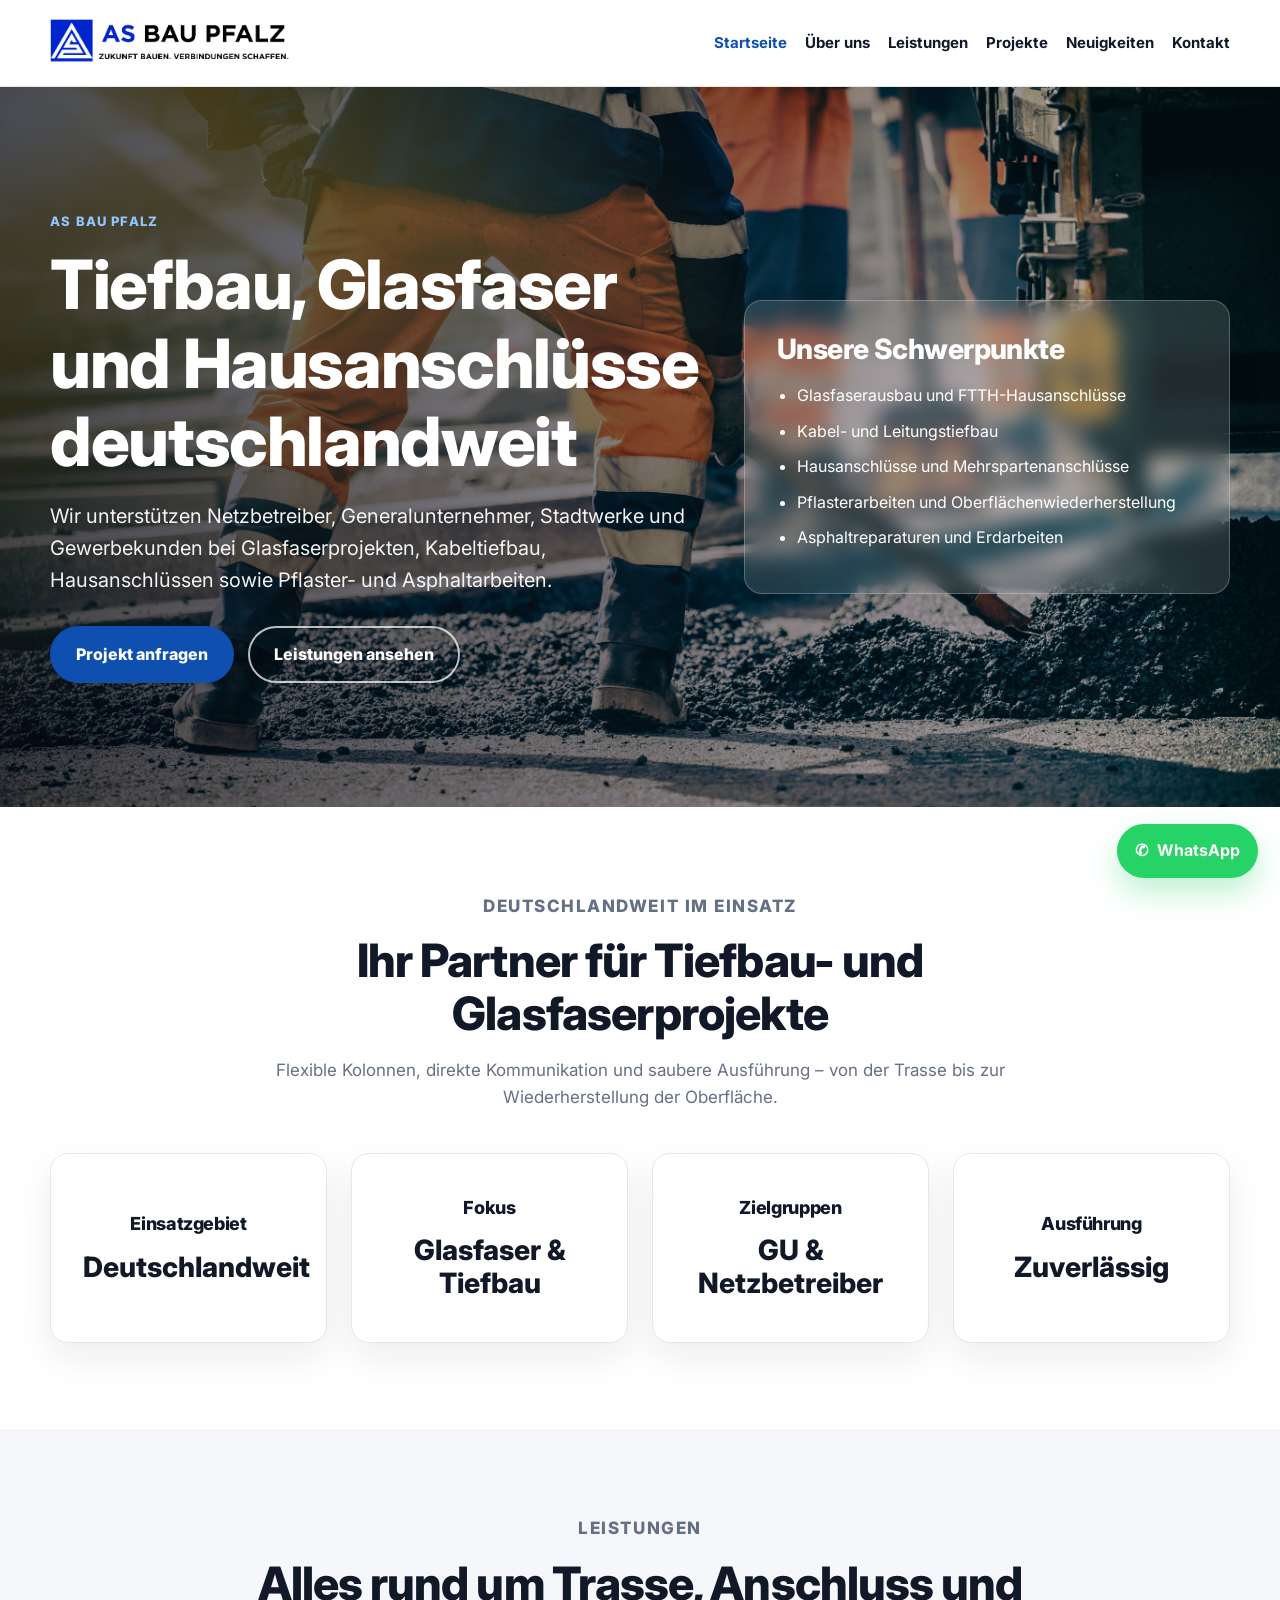
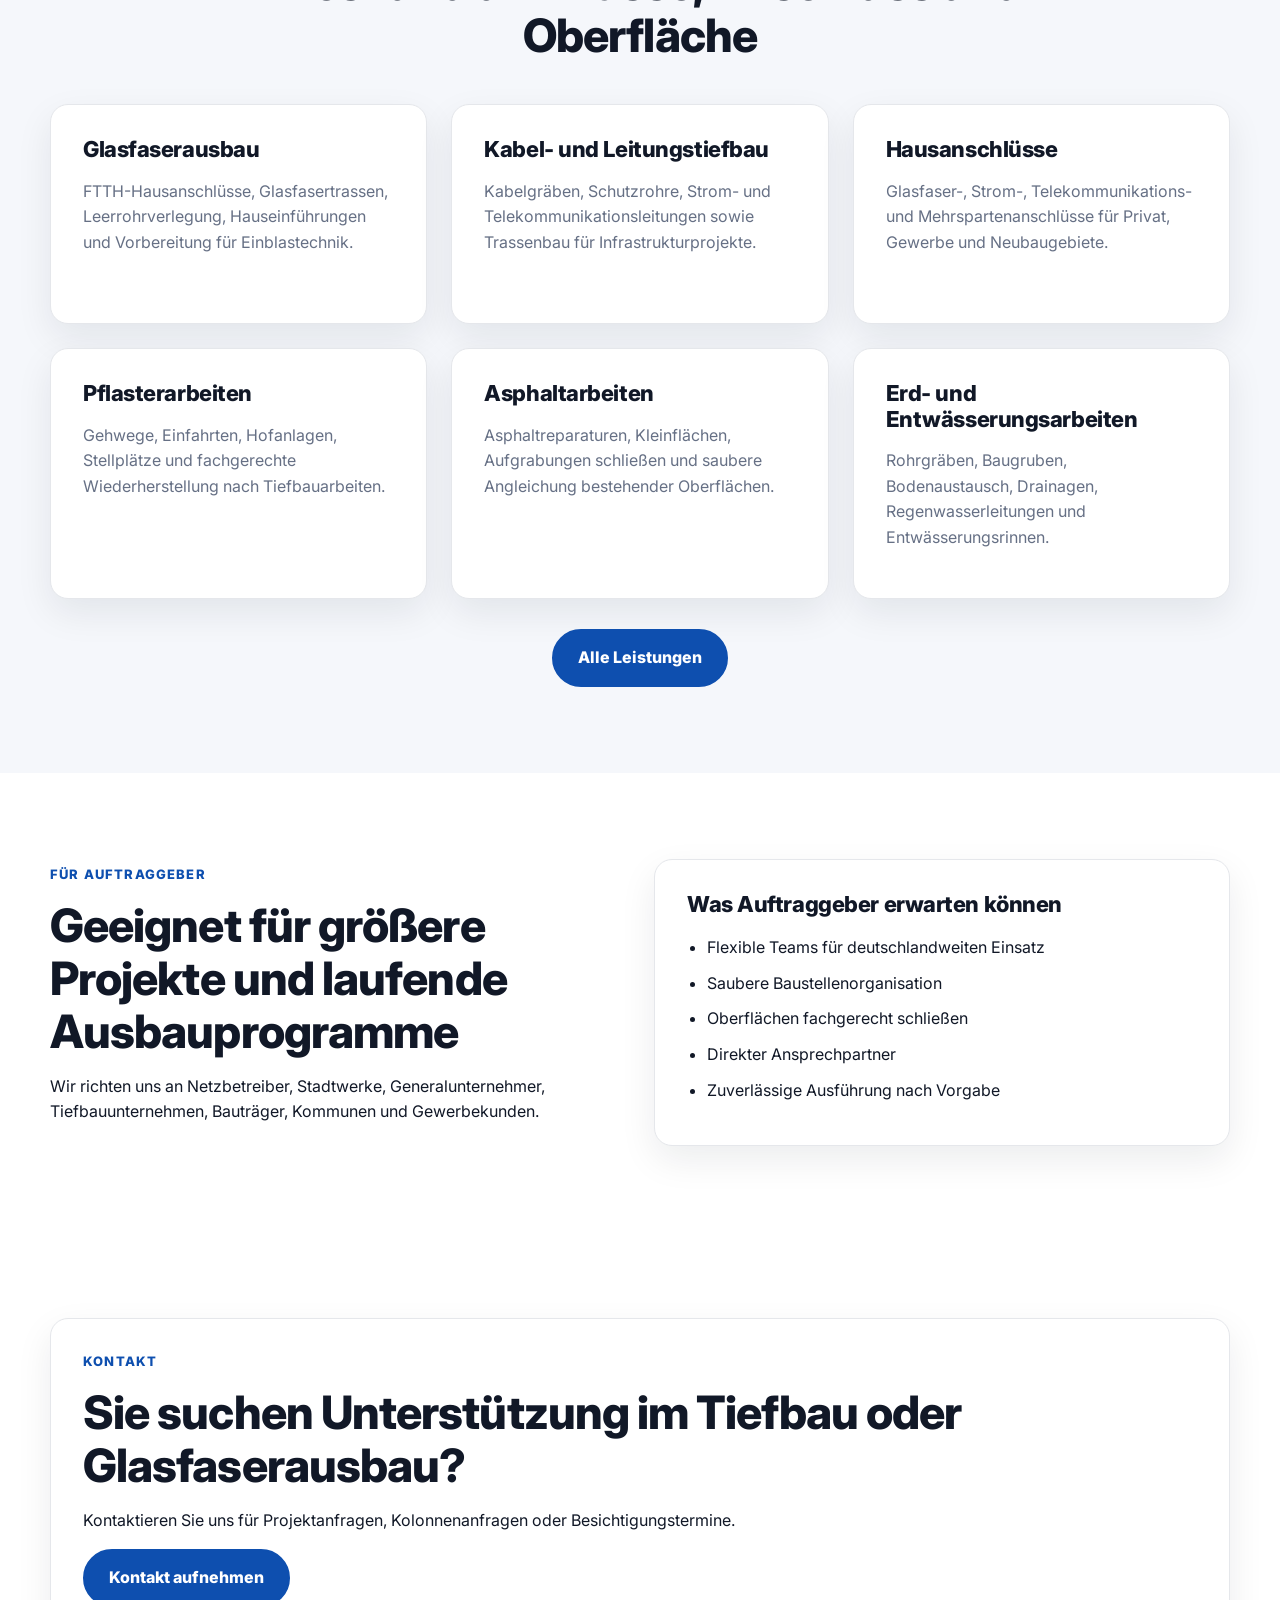
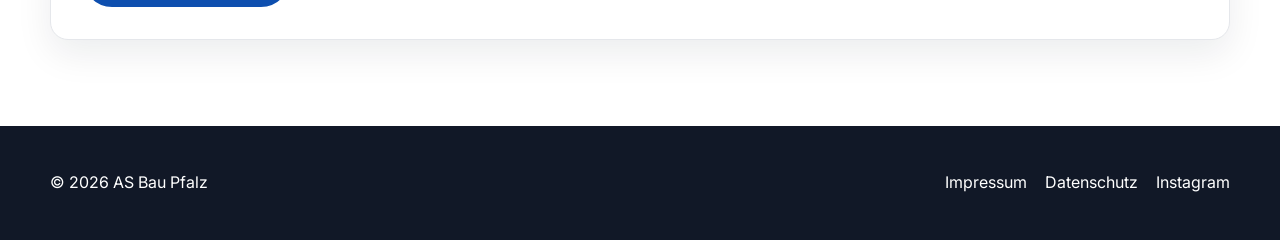
<file: index.html>
<!DOCTYPE html>
<html lang="de">
<head>
  <meta charset="UTF-8" />
  <meta name="viewport" content="width=device-width, initial-scale=1.0" />
  <title>AS Bau Pfalz | Tiefbau, Glasfaser & Hausanschlüsse deutschlandweit</title>
  <meta name="description" content="AS Bau Pfalz: Tiefbau, Glasfaserausbau, Kabeltiefbau, Hausanschlüsse, Pflasterarbeiten und Asphaltarbeiten deutschlandweit." />
  <link rel="stylesheet" href="style.css" />
</head>
<body>
  <header class="site-header">
    <div class="container nav-wrap">
      <a href="index.html" class="brand" aria-label="AS Bau Pfalz Startseite">
        <img src="logo (3).png" alt="AS Bau Pfalz Logo" class="logo" />
      </a>
      <nav class="site-nav" aria-label="Hauptnavigation">
        <a href="index.html" class="active">Startseite</a>
        <a href="ueber-uns.html">Über uns</a>
        <a href="leistungen.html">Leistungen</a>
        <a href="referenzen.html">Projekte</a>
        <a href="neuigkeiten.html">Neuigkeiten</a>
        <a href="kontakt.html">Kontakt</a>
      </nav>
    </div>
  </header>

  <main>
    <section class="hero hero-image">
      <div class="hero-overlay">
        <div class="container hero-grid">
          <div>
            <p class="eyebrow">AS BAU PFALZ</p>
            <h1>Tiefbau, Glasfaser und Hausanschlüsse deutschlandweit</h1>
            <p class="lead">Wir unterstützen Netzbetreiber, Generalunternehmer, Stadtwerke und Gewerbekunden bei Glasfaserprojekten, Kabeltiefbau, Hausanschlüssen sowie Pflaster- und Asphaltarbeiten.</p>
            <div class="hero-actions">
              <a class="button" href="kontakt.html">Projekt anfragen</a>
              <a class="button button-secondary" href="leistungen.html">Leistungen ansehen</a>
            </div>
          </div>
          <div class="hero-card">
            <h2>Unsere Schwerpunkte</h2>
            <ul class="check-list">
              <li>Glasfaserausbau und FTTH-Hausanschlüsse</li>
              <li>Kabel- und Leitungstiefbau</li>
              <li>Hausanschlüsse und Mehrspartenanschlüsse</li>
              <li>Pflasterarbeiten und Oberflächenwiederherstellung</li>
              <li>Asphaltreparaturen und Erdarbeiten</li>
            </ul>
          </div>
        </div>
      </div>
    </section>

    <section class="section">
      <div class="container">
        <div class="section-head section-head-center">
          <p class="eyebrow">DEUTSCHLANDWEIT IM EINSATZ</p>
          <h2>Ihr Partner für Tiefbau- und Glasfaserprojekte</h2>
          <p>Flexible Kolonnen, direkte Kommunikation und saubere Ausführung – von der Trasse bis zur Wiederherstellung der Oberfläche.</p>
        </div>
        <div class="grid-4">
          <article class="card card-stat"><h3>Einsatzgebiet</h3><p class="stat-number">Deutschlandweit</p></article>
          <article class="card card-stat"><h3>Fokus</h3><p class="stat-number">Glasfaser & Tiefbau</p></article>
          <article class="card card-stat"><h3>Zielgruppen</h3><p class="stat-number">GU & Netzbetreiber</p></article>
          <article class="card card-stat"><h3>Ausführung</h3><p class="stat-number">Zuverlässig</p></article>
        </div>
      </div>
    </section>

    <section class="section section-alt">
      <div class="container">
        <div class="section-head section-head-center">
          <p class="eyebrow">LEISTUNGEN</p>
          <h2>Alles rund um Trasse, Anschluss und Oberfläche</h2>
        </div>
        <div class="grid-3">
          <article class="card card-service"><h3>Glasfaserausbau</h3><p>FTTH-Hausanschlüsse, Glasfasertrassen, Leerrohrverlegung, Hauseinführungen und Vorbereitung für Einblastechnik.</p></article>
          <article class="card card-service"><h3>Kabel- und Leitungstiefbau</h3><p>Kabelgräben, Schutzrohre, Strom- und Telekommunikationsleitungen sowie Trassenbau für Infrastrukturprojekte.</p></article>
          <article class="card card-service"><h3>Hausanschlüsse</h3><p>Glasfaser-, Strom-, Telekommunikations- und Mehrspartenanschlüsse für Privat, Gewerbe und Neubaugebiete.</p></article>
          <article class="card card-service"><h3>Pflasterarbeiten</h3><p>Gehwege, Einfahrten, Hofanlagen, Stellplätze und fachgerechte Wiederherstellung nach Tiefbauarbeiten.</p></article>
          <article class="card card-service"><h3>Asphaltarbeiten</h3><p>Asphaltreparaturen, Kleinflächen, Aufgrabungen schließen und saubere Angleichung bestehender Oberflächen.</p></article>
          <article class="card card-service"><h3>Erd- und Entwässerungsarbeiten</h3><p>Rohrgräben, Baugruben, Bodenaustausch, Drainagen, Regenwasserleitungen und Entwässerungsrinnen.</p></article>
        </div>
        <div class="center-button"><a class="button" href="leistungen.html">Alle Leistungen</a></div>
      </div>
    </section>

    <section class="section">
      <div class="container split">
        <div>
          <p class="eyebrow">FÜR AUFTRAGGEBER</p>
          <h2>Geeignet für größere Projekte und laufende Ausbauprogramme</h2>
          <p>Wir richten uns an Netzbetreiber, Stadtwerke, Generalunternehmer, Tiefbauunternehmen, Bauträger, Kommunen und Gewerbekunden.</p>
        </div>
        <div class="card">
          <h3>Was Auftraggeber erwarten können</h3>
          <ul class="check-list dark">
            <li>Flexible Teams für deutschlandweiten Einsatz</li>
            <li>Saubere Baustellenorganisation</li>
            <li>Oberflächen fachgerecht schließen</li>
            <li>Direkter Ansprechpartner</li>
            <li>Zuverlässige Ausführung nach Vorgabe</li>
          </ul>
        </div>
      </div>
    </section>

    <section class="section cta-section">
      <div class="container contact-panel-card">
        <p class="eyebrow">KONTAKT</p>
        <h2>Sie suchen Unterstützung im Tiefbau oder Glasfaserausbau?</h2>
        <p>Kontaktieren Sie uns für Projektanfragen, Kolonnenanfragen oder Besichtigungstermine.</p>
        <a class="button" href="kontakt.html">Kontakt aufnehmen</a>
      </div>
    </section>
  </main>

  <footer class="site-footer">
    <div class="container footer-wrap">
      <p>© 2026 AS Bau Pfalz</p>
      <div class="footer-links">
        <a href="impressum.html">Impressum</a>
        <a href="datenschutz.html">Datenschutz</a>
        <a href="https://www.instagram.com/as_bau_pfalz/" target="_blank" rel="noopener noreferrer">Instagram</a>
      </div>
    </div>
  </footer>

  <a href="https://wa.me/491726021815?text=Hallo%20AS%20Bau%20Pfalz,%20ich%20habe%20eine%20Anfrage."
     class="whatsapp-float"
     target="_blank"
     rel="noopener noreferrer"
     aria-label="WhatsApp Kontakt">
    <span>✆</span><strong>WhatsApp</strong>
  </a>
</body>
</html>
</file>
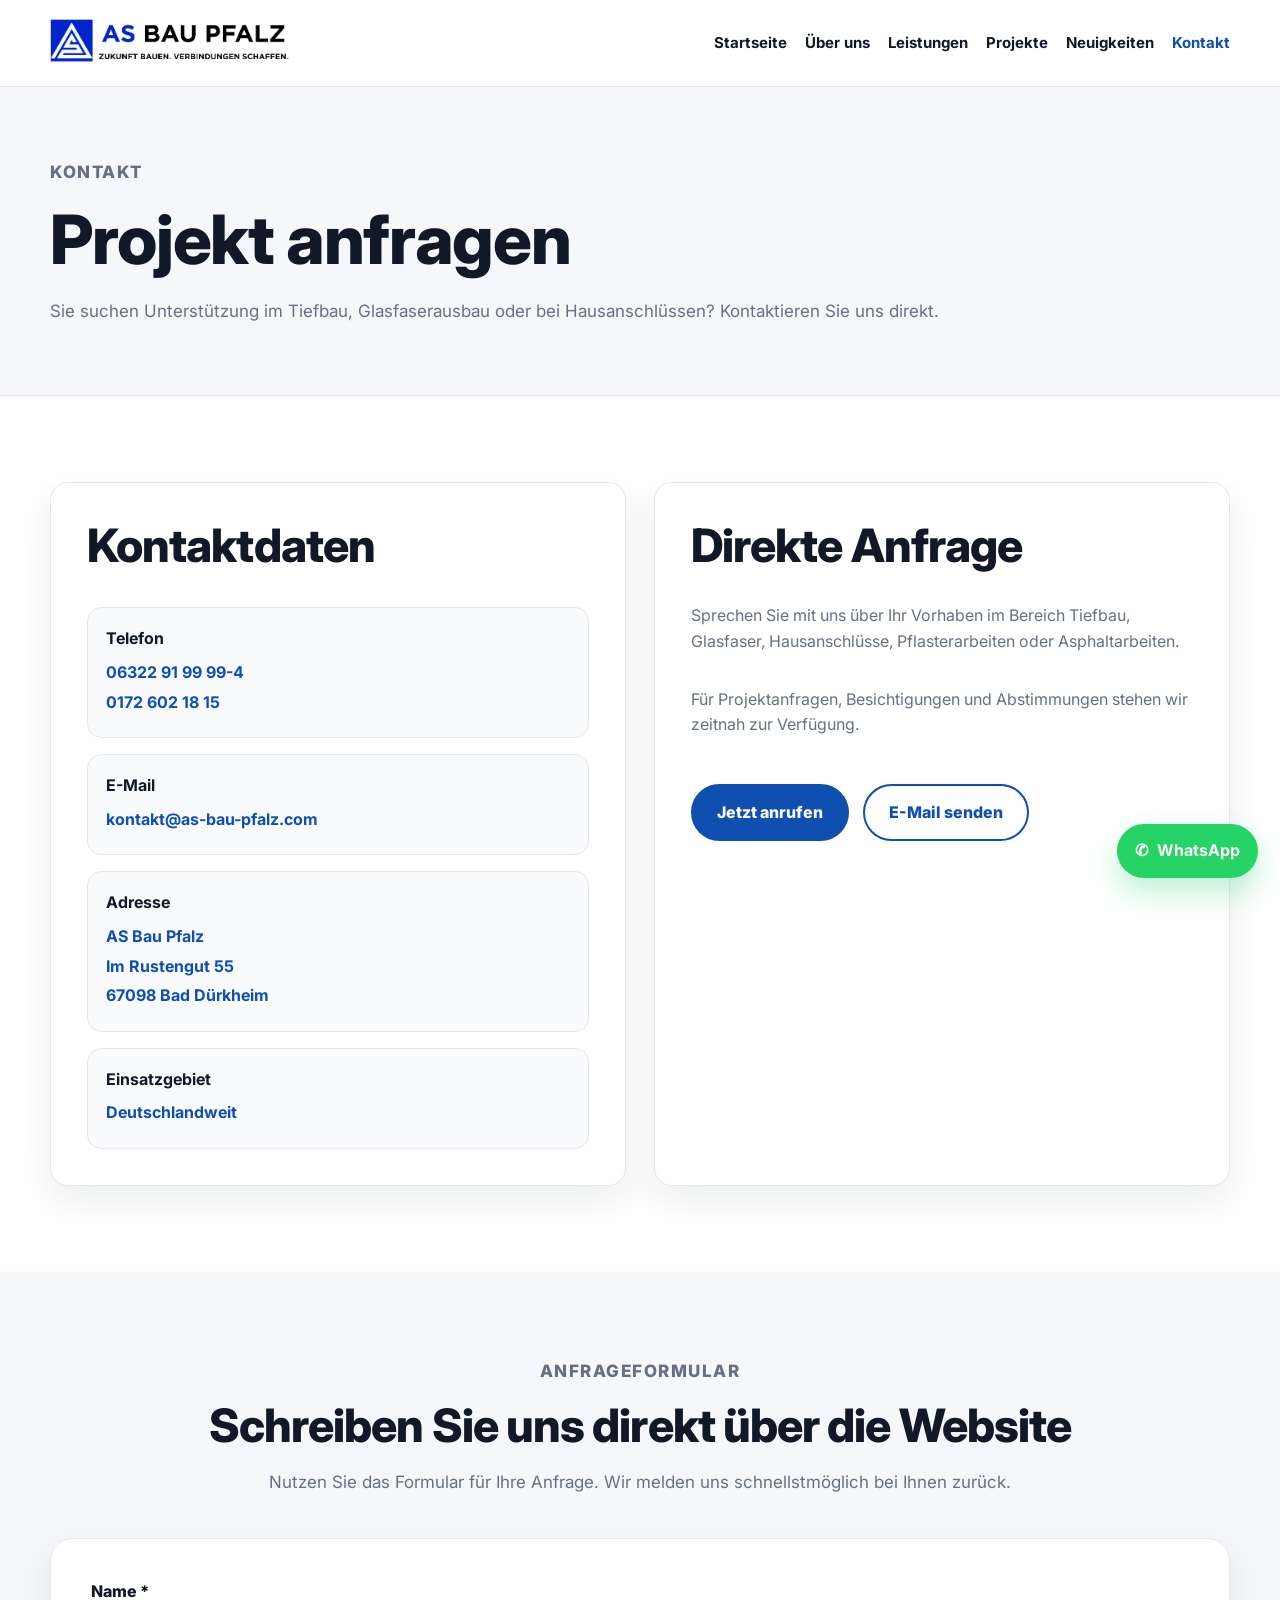
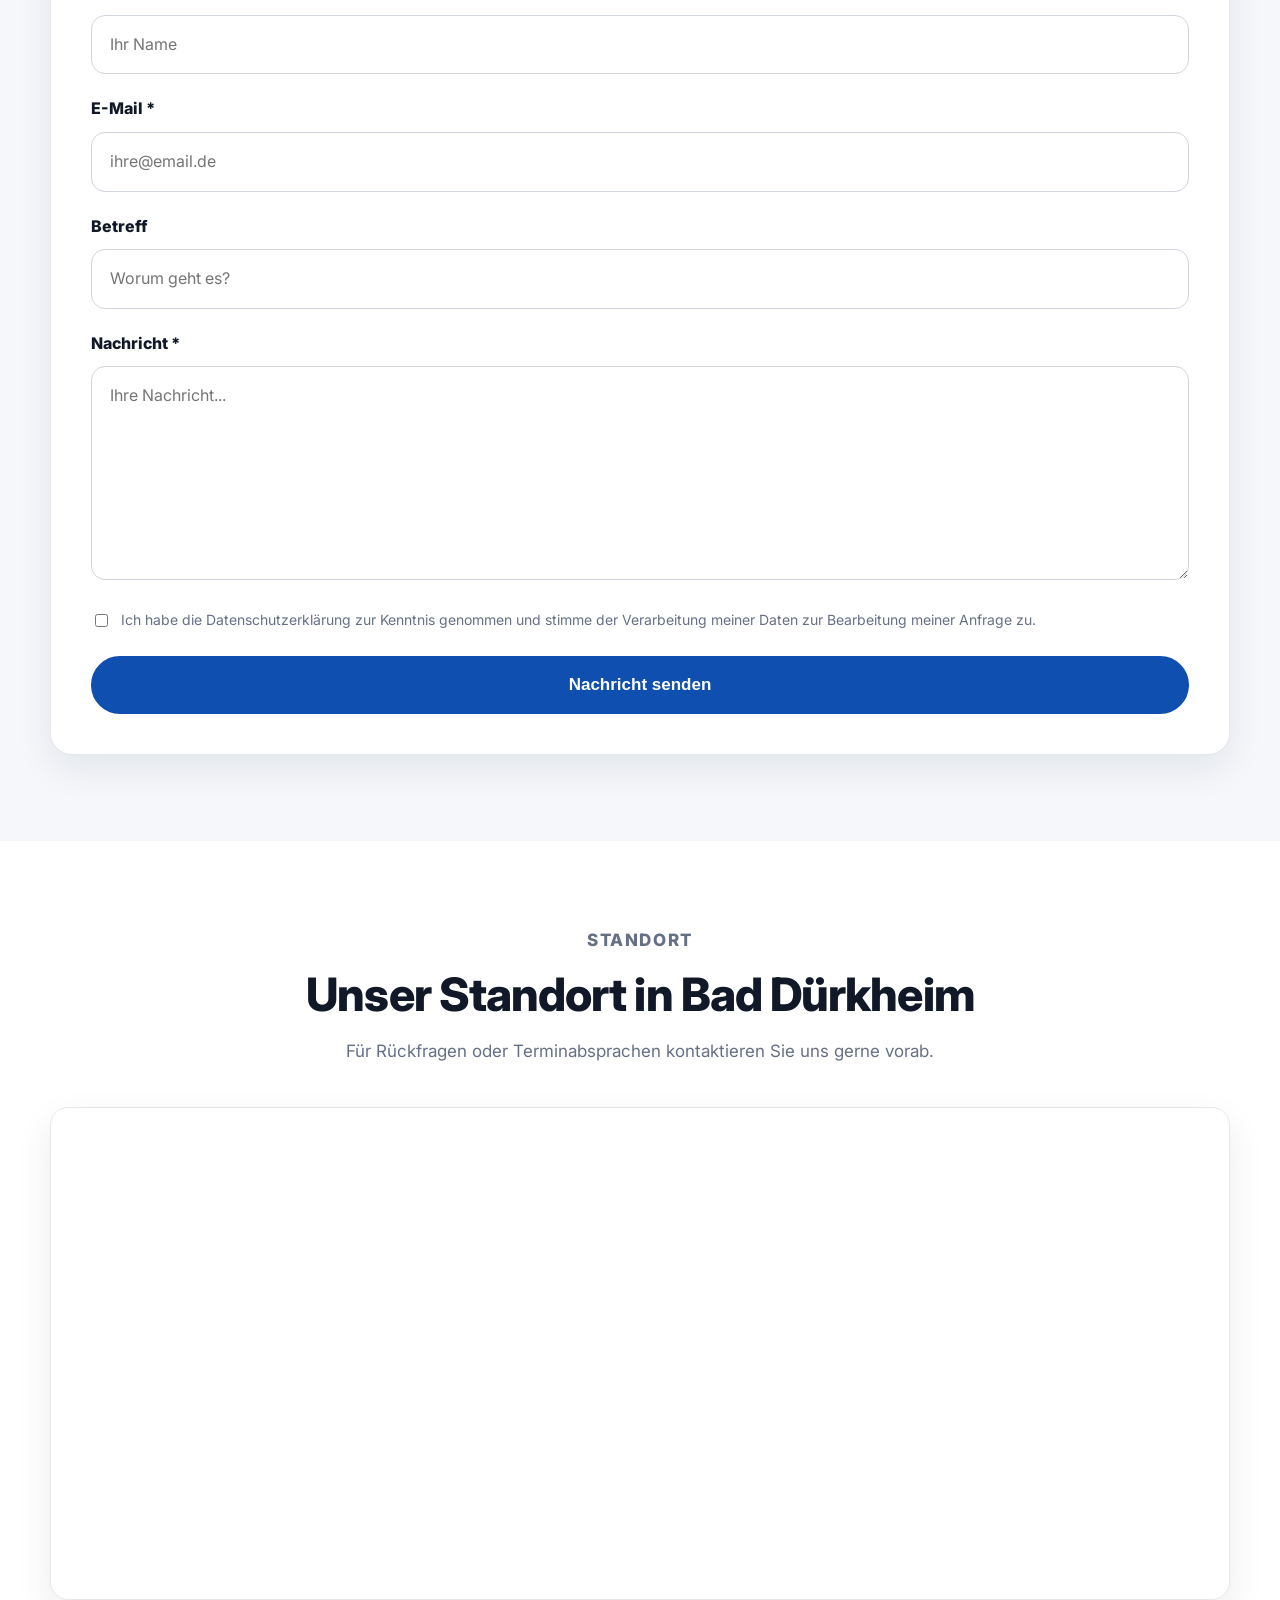
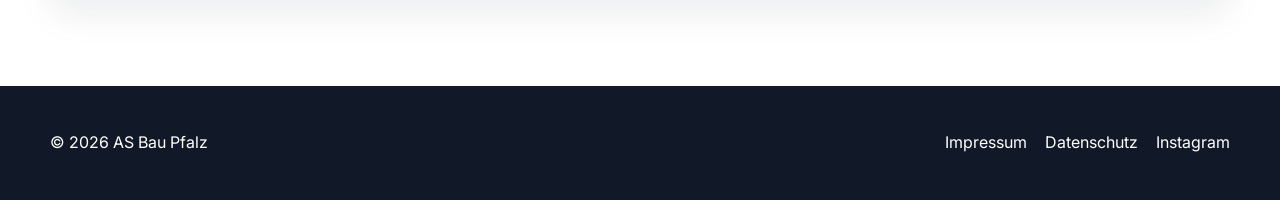
<file: kontakt.html>
<!DOCTYPE html>
<html lang="de">
<head>
  <meta charset="UTF-8" />
  <meta name="viewport" content="width=device-width, initial-scale=1.0" />
  <title>Kontakt | AS Bau Pfalz</title>
  <meta name="description" content="Kontakt zu AS Bau Pfalz für Tiefbau, Glasfaser, Hausanschlüsse, Pflasterarbeiten und Asphaltarbeiten deutschlandweit." />
  <link rel="stylesheet" href="style.css" />
</head>
<body>
  <header class="site-header">
    <div class="container nav-wrap">
      <a href="index.html" class="brand"><img src="logo (3).png" alt="AS Bau Pfalz Logo" class="logo" /></a>
      <nav class="site-nav">
        <a href="index.html">Startseite</a>
        <a href="ueber-uns.html">Über uns</a>
        <a href="leistungen.html">Leistungen</a>
        <a href="referenzen.html">Projekte</a>
        <a href="neuigkeiten.html">Neuigkeiten</a>
        <a href="kontakt.html" class="active">Kontakt</a>
      </nav>
    </div>
  </header>

  <main>
    <section class="page-hero">
      <div class="container">
        <p class="eyebrow">KONTAKT</p>
        <h1>Projekt anfragen</h1>
        <p>Sie suchen Unterstützung im Tiefbau, Glasfaserausbau oder bei Hausanschlüssen? Kontaktieren Sie uns direkt.</p>
      </div>
    </section>

    <section class="section">
      <div class="container contact-page-grid">
        <article class="card contact-page-card">
          <h2>Kontaktdaten</h2>
          <div class="contact-page-list">
            <div class="contact-page-item"><strong>Telefon</strong><p>06322 91 99 99-4</p><p>0172 602 18 15</p></div>
            <div class="contact-page-item"><strong>E-Mail</strong><p class="single-line">kontakt@as-bau-pfalz.com</p></div>
            <div class="contact-page-item"><strong>Adresse</strong><p>AS Bau Pfalz</p><p>Im Rustengut 55</p><p>67098 Bad Dürkheim</p></div>
            <div class="contact-page-item"><strong>Einsatzgebiet</strong><p>Deutschlandweit</p></div>
          </div>
        </article>

        <article class="card contact-page-card">
          <h2>Direkte Anfrage</h2>
          <p>Sprechen Sie mit uns über Ihr Vorhaben im Bereich Tiefbau, Glasfaser, Hausanschlüsse, Pflasterarbeiten oder Asphaltarbeiten.</p>
          <p>Für Projektanfragen, Besichtigungen und Abstimmungen stehen wir zeitnah zur Verfügung.</p>
          <div class="contact-page-actions">
            <a class="button" href="tel:+4963229199994">Jetzt anrufen</a>
            <a class="button button-secondary contact-button-dark" href="mailto:kontakt@as-bau-pfalz.com">E-Mail senden</a>
          </div>
        </article>
      </div>
    </section>

    <section class="section section-alt">
      <div class="container">
        <div class="section-head section-head-center"><p class="eyebrow">ANFRAGEFORMULAR</p><h2>Schreiben Sie uns direkt über die Website</h2><p>Nutzen Sie das Formular für Ihre Anfrage. Wir melden uns schnellstmöglich bei Ihnen zurück.</p></div>
        <div class="contact-form-wrap">
          <form action="https://formsubmit.co/kontakt@as-bau-pfalz.com" method="POST" class="contact-form-card">
            <input type="hidden" name="_subject" value="Neue Anfrage über die Website AS Bau Pfalz">
            <input type="hidden" name="_captcha" value="false">
            <input type="hidden" name="_template" value="table">
            <div class="form-group"><label for="name">Name *</label><input type="text" id="name" name="name" placeholder="Ihr Name" required></div>
            <div class="form-group"><label for="email">E-Mail *</label><input type="email" id="email" name="email" placeholder="ihre@email.de" required></div>
            <div class="form-group"><label for="betreff">Betreff</label><input type="text" id="betreff" name="betreff" placeholder="Worum geht es?"></div>
            <div class="form-group"><label for="message">Nachricht *</label><textarea id="message" name="message" rows="7" placeholder="Ihre Nachricht..." required></textarea></div>
            <div class="form-check"><input type="checkbox" id="privacy" name="privacy" required><label for="privacy">Ich habe die Datenschutzerklärung zur Kenntnis genommen und stimme der Verarbeitung meiner Daten zur Bearbeitung meiner Anfrage zu.</label></div>
            <button type="submit" class="button form-submit-button">Nachricht senden</button>
          </form>
        </div>
      </div>
    </section>

    <section class="section">
      <div class="container">
        <div class="section-head section-head-center"><p class="eyebrow">STANDORT</p><h2>Unser Standort in Bad Dürkheim</h2><p>Für Rückfragen oder Terminabsprachen kontaktieren Sie uns gerne vorab.</p></div>
        <div class="card map-card"><iframe src="https://www.google.com/maps?q=Im%20Rustengut%2055,%2067098%20Bad%20D%C3%BCrkheim&z=15&output=embed" width="100%" height="420" style="border:0;" allowfullscreen="" loading="lazy" referrerpolicy="no-referrer-when-downgrade"></iframe></div>
      </div>
    </section>
  </main>

  <footer class="site-footer">
    <div class="container footer-wrap">
      <p>© 2026 AS Bau Pfalz</p>
      <div class="footer-links"><a href="impressum.html">Impressum</a><a href="datenschutz.html">Datenschutz</a><a href="https://www.instagram.com/as_bau_pfalz/" target="_blank" rel="noopener noreferrer">Instagram</a></div>
    </div>
  </footer>

  <a href="https://wa.me/491726021815?text=Hallo%20AS%20Bau%20Pfalz,%20ich%20habe%20eine%20Anfrage." class="whatsapp-float" target="_blank" rel="noopener noreferrer" aria-label="WhatsApp Kontakt"><span>✆</span><strong>WhatsApp</strong></a>
</body>
</html>
</file>
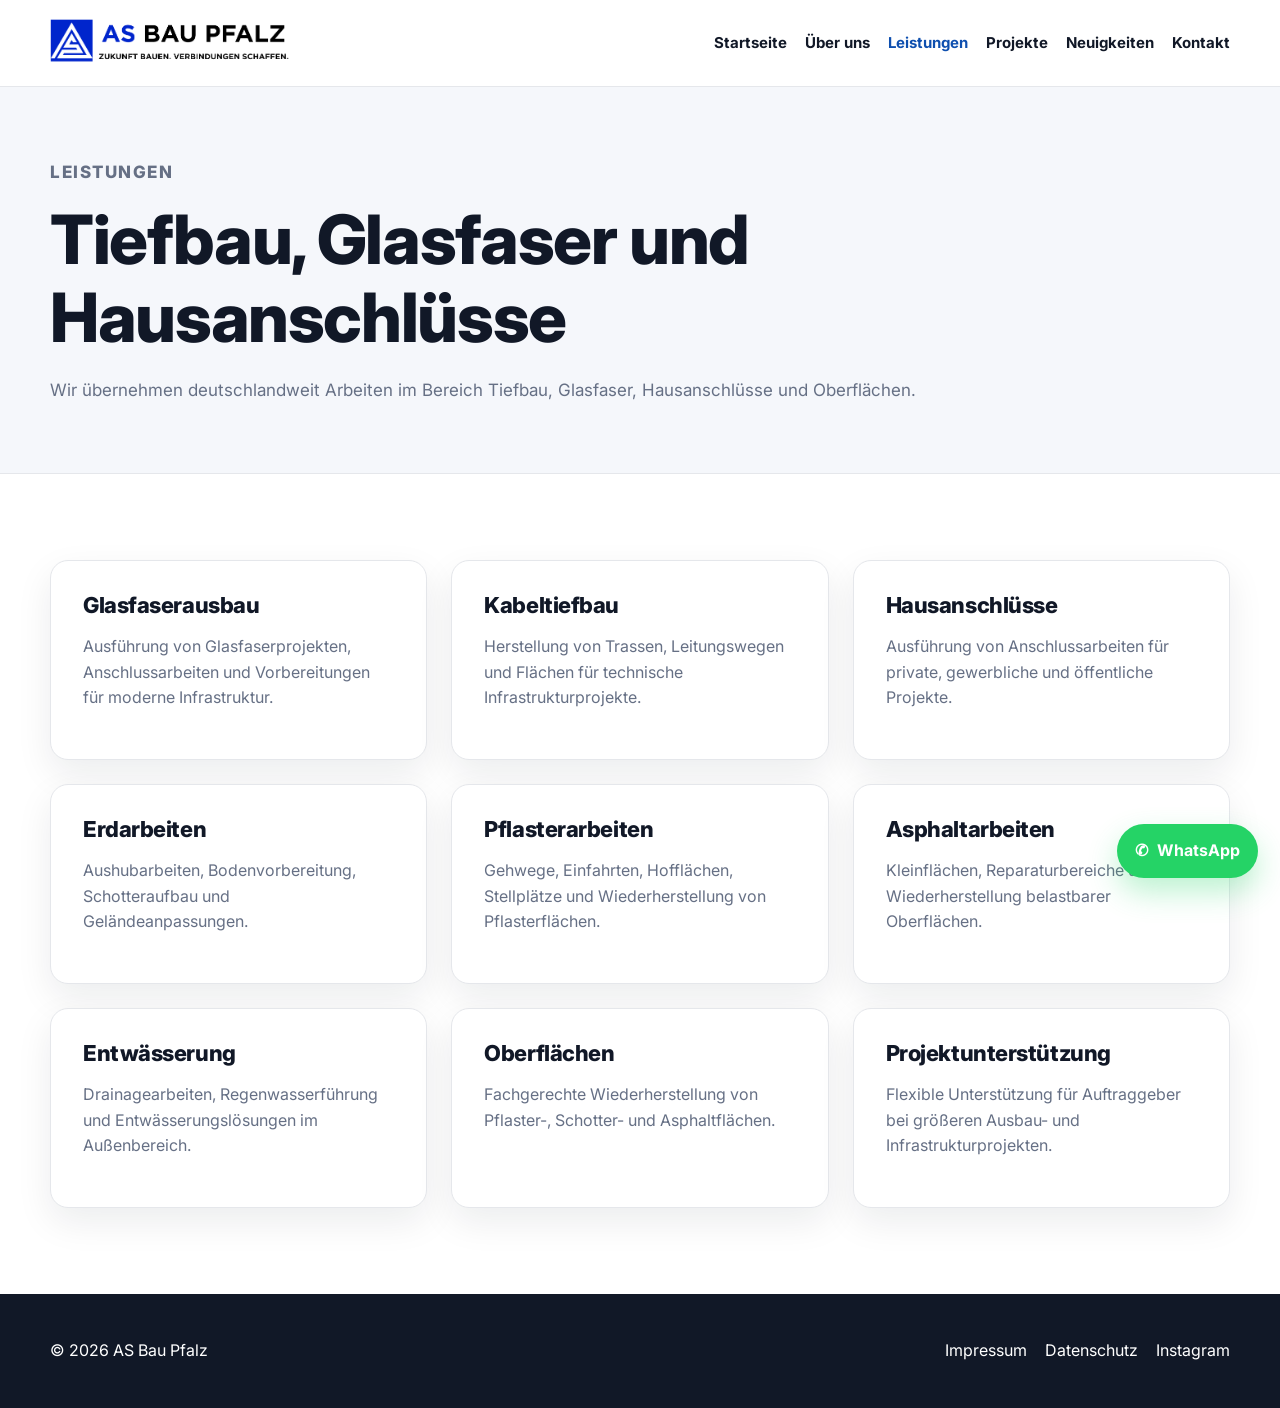
<file: leistungen.html>
<!DOCTYPE html>
<html lang="de">
<head>
  <meta charset="UTF-8" />
  <meta name="viewport" content="width=device-width, initial-scale=1.0" />
  <title>Leistungen | AS Bau Pfalz</title>
  <meta name="description" content="AS Bau Pfalz bietet Tiefbau, Glasfaserausbau, Hausanschlüsse, Pflasterarbeiten, Asphaltarbeiten und Erdarbeiten deutschlandweit." />
  <link rel="stylesheet" href="style.css" />
</head>
<body>
  <header class="site-header">
    <div class="container nav-wrap">
      <a href="index.html" class="brand"><img src="logo (3).png" alt="AS Bau Pfalz Logo" class="logo" /></a>
      <nav class="site-nav">
        <a href="index.html">Startseite</a>
        <a href="ueber-uns.html">Über uns</a>
        <a href="leistungen.html" class="active">Leistungen</a>
        <a href="referenzen.html">Projekte</a>
        <a href="neuigkeiten.html">Neuigkeiten</a>
        <a href="kontakt.html">Kontakt</a>
      </nav>
    </div>
  </header>

  <main>
    <section class="page-hero">
      <div class="container">
        <p class="eyebrow">LEISTUNGEN</p>
        <h1>Tiefbau, Glasfaser und Hausanschlüsse</h1>
        <p>Wir übernehmen deutschlandweit Arbeiten im Bereich Tiefbau, Glasfaser, Hausanschlüsse und Oberflächen.</p>
      </div>
    </section>

    <section class="section">
      <div class="container grid-3">
        <article class="card"><h3>Glasfaserausbau</h3><p>Ausführung von Glasfaserprojekten, Anschlussarbeiten und Vorbereitungen für moderne Infrastruktur.</p></article>
        <article class="card"><h3>Kabeltiefbau</h3><p>Herstellung von Trassen, Leitungswegen und Flächen für technische Infrastrukturprojekte.</p></article>
        <article class="card"><h3>Hausanschlüsse</h3><p>Ausführung von Anschlussarbeiten für private, gewerbliche und öffentliche Projekte.</p></article>
        <article class="card"><h3>Erdarbeiten</h3><p>Aushubarbeiten, Bodenvorbereitung, Schotteraufbau und Geländeanpassungen.</p></article>
        <article class="card"><h3>Pflasterarbeiten</h3><p>Gehwege, Einfahrten, Hofflächen, Stellplätze und Wiederherstellung von Pflasterflächen.</p></article>
        <article class="card"><h3>Asphaltarbeiten</h3><p>Kleinflächen, Reparaturbereiche und Wiederherstellung belastbarer Oberflächen.</p></article>
        <article class="card"><h3>Entwässerung</h3><p>Drainagearbeiten, Regenwasserführung und Entwässerungslösungen im Außenbereich.</p></article>
        <article class="card"><h3>Oberflächen</h3><p>Fachgerechte Wiederherstellung von Pflaster-, Schotter- und Asphaltflächen.</p></article>
        <article class="card"><h3>Projektunterstützung</h3><p>Flexible Unterstützung für Auftraggeber bei größeren Ausbau- und Infrastrukturprojekten.</p></article>
      </div>
    </section>
  </main>

  <footer class="site-footer"><div class="container footer-wrap"><p>© 2026 AS Bau Pfalz</p><div class="footer-links"><a href="impressum.html">Impressum</a><a href="datenschutz.html">Datenschutz</a><a href="https://www.instagram.com/as_bau_pfalz/" target="_blank" rel="noopener noreferrer">Instagram</a></div></div></footer>
  <a href="https://wa.me/491726021815?text=Hallo%20AS%20Bau%20Pfalz,%20ich%20habe%20eine%20Anfrage." class="whatsapp-float" target="_blank" rel="noopener noreferrer"><span>✆</span><strong>WhatsApp</strong></a>
</body>
</html>
</file>
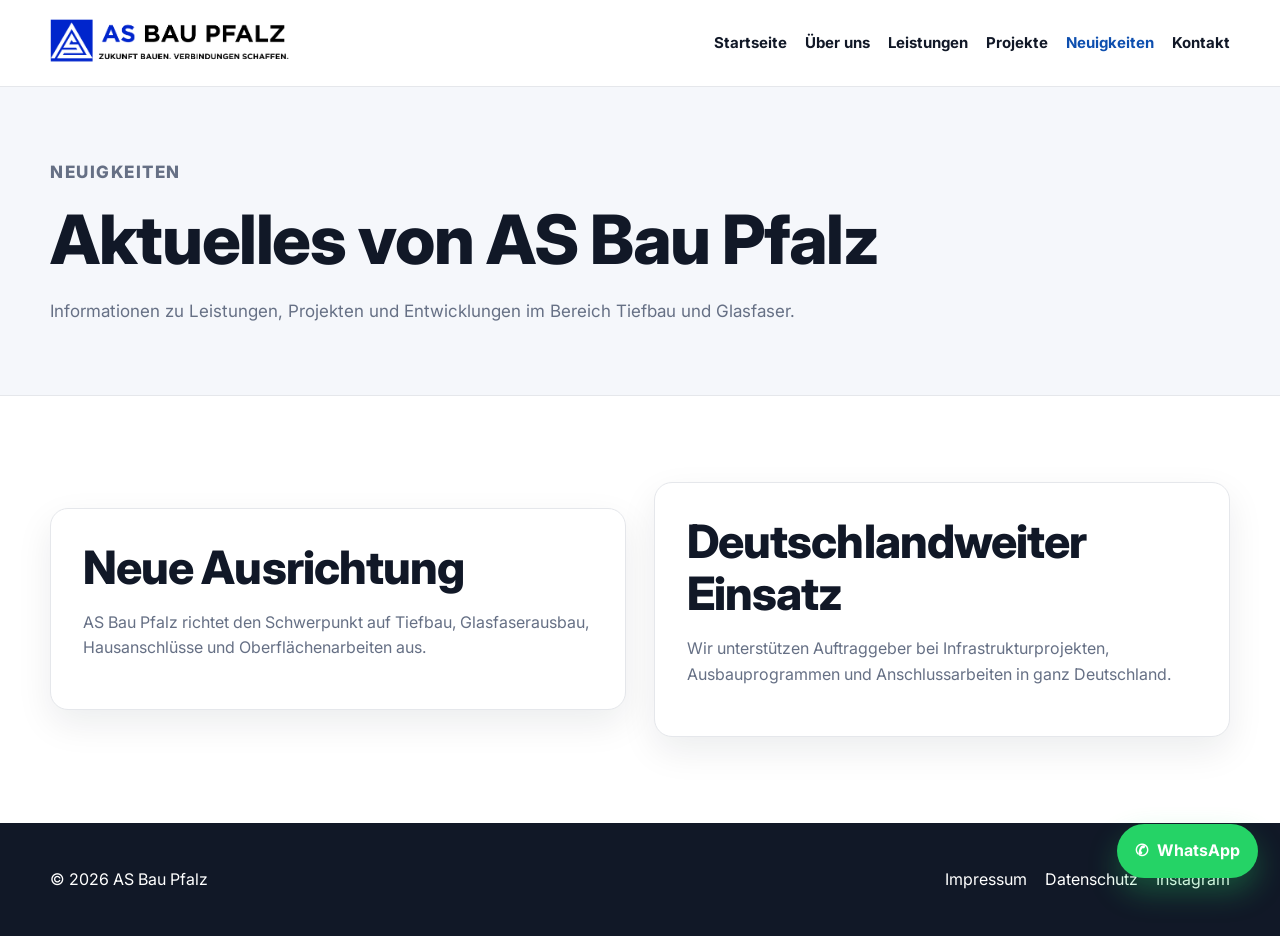
<file: neuigkeiten.html>
<!DOCTYPE html>
<html lang="de">
<head>
  <meta charset="UTF-8" />
  <meta name="viewport" content="width=device-width, initial-scale=1.0" />
  <title>Neuigkeiten | AS Bau Pfalz</title>
  <meta name="description" content="Aktuelles von AS Bau Pfalz zu Tiefbau, Glasfaser, Hausanschlüssen und Projekten." />
  <link rel="stylesheet" href="style.css" />
</head>
<body>
  <header class="site-header">
    <div class="container nav-wrap">
      <a href="index.html" class="brand"><img src="logo (3).png" alt="AS Bau Pfalz Logo" class="logo" /></a>
      <nav class="site-nav">
        <a href="index.html">Startseite</a>
        <a href="ueber-uns.html">Über uns</a>
        <a href="leistungen.html">Leistungen</a>
        <a href="referenzen.html">Projekte</a>
        <a href="neuigkeiten.html" class="active">Neuigkeiten</a>
        <a href="kontakt.html">Kontakt</a>
      </nav>
    </div>
  </header>

  <main>
    <section class="page-hero">
      <div class="container">
        <p class="eyebrow">Neuigkeiten</p>
        <h1>Aktuelles von AS Bau Pfalz</h1>
        <p>Informationen zu Leistungen, Projekten und Entwicklungen im Bereich Tiefbau und Glasfaser.</p>
      </div>
    </section>

    <section class="section">
      <div class="container content-grid">
        <article class="card news-item"><h2>Neue Ausrichtung</h2><p>AS Bau Pfalz richtet den Schwerpunkt auf Tiefbau, Glasfaserausbau, Hausanschlüsse und Oberflächenarbeiten aus.</p></article>
        <article class="card news-item"><h2>Deutschlandweiter Einsatz</h2><p>Wir unterstützen Auftraggeber bei Infrastrukturprojekten, Ausbauprogrammen und Anschlussarbeiten in ganz Deutschland.</p></article>
      </div>
    </section>
  </main>

  <footer class="site-footer">
    <div class="container footer-wrap">
      <p>© 2026 AS Bau Pfalz</p>
      <div class="footer-links"><a href="impressum.html">Impressum</a><a href="datenschutz.html">Datenschutz</a><a href="https://www.instagram.com/as_bau_pfalz/" target="_blank" rel="noopener noreferrer">Instagram</a></div>
    </div>
  </footer>

  <a href="https://wa.me/491726021815?text=Hallo%20AS%20Bau%20Pfalz,%20ich%20habe%20eine%20Anfrage." class="whatsapp-float" target="_blank" rel="noopener noreferrer" aria-label="WhatsApp Kontakt"><span>✆</span><strong>WhatsApp</strong></a>
</body>
</html>
</file>
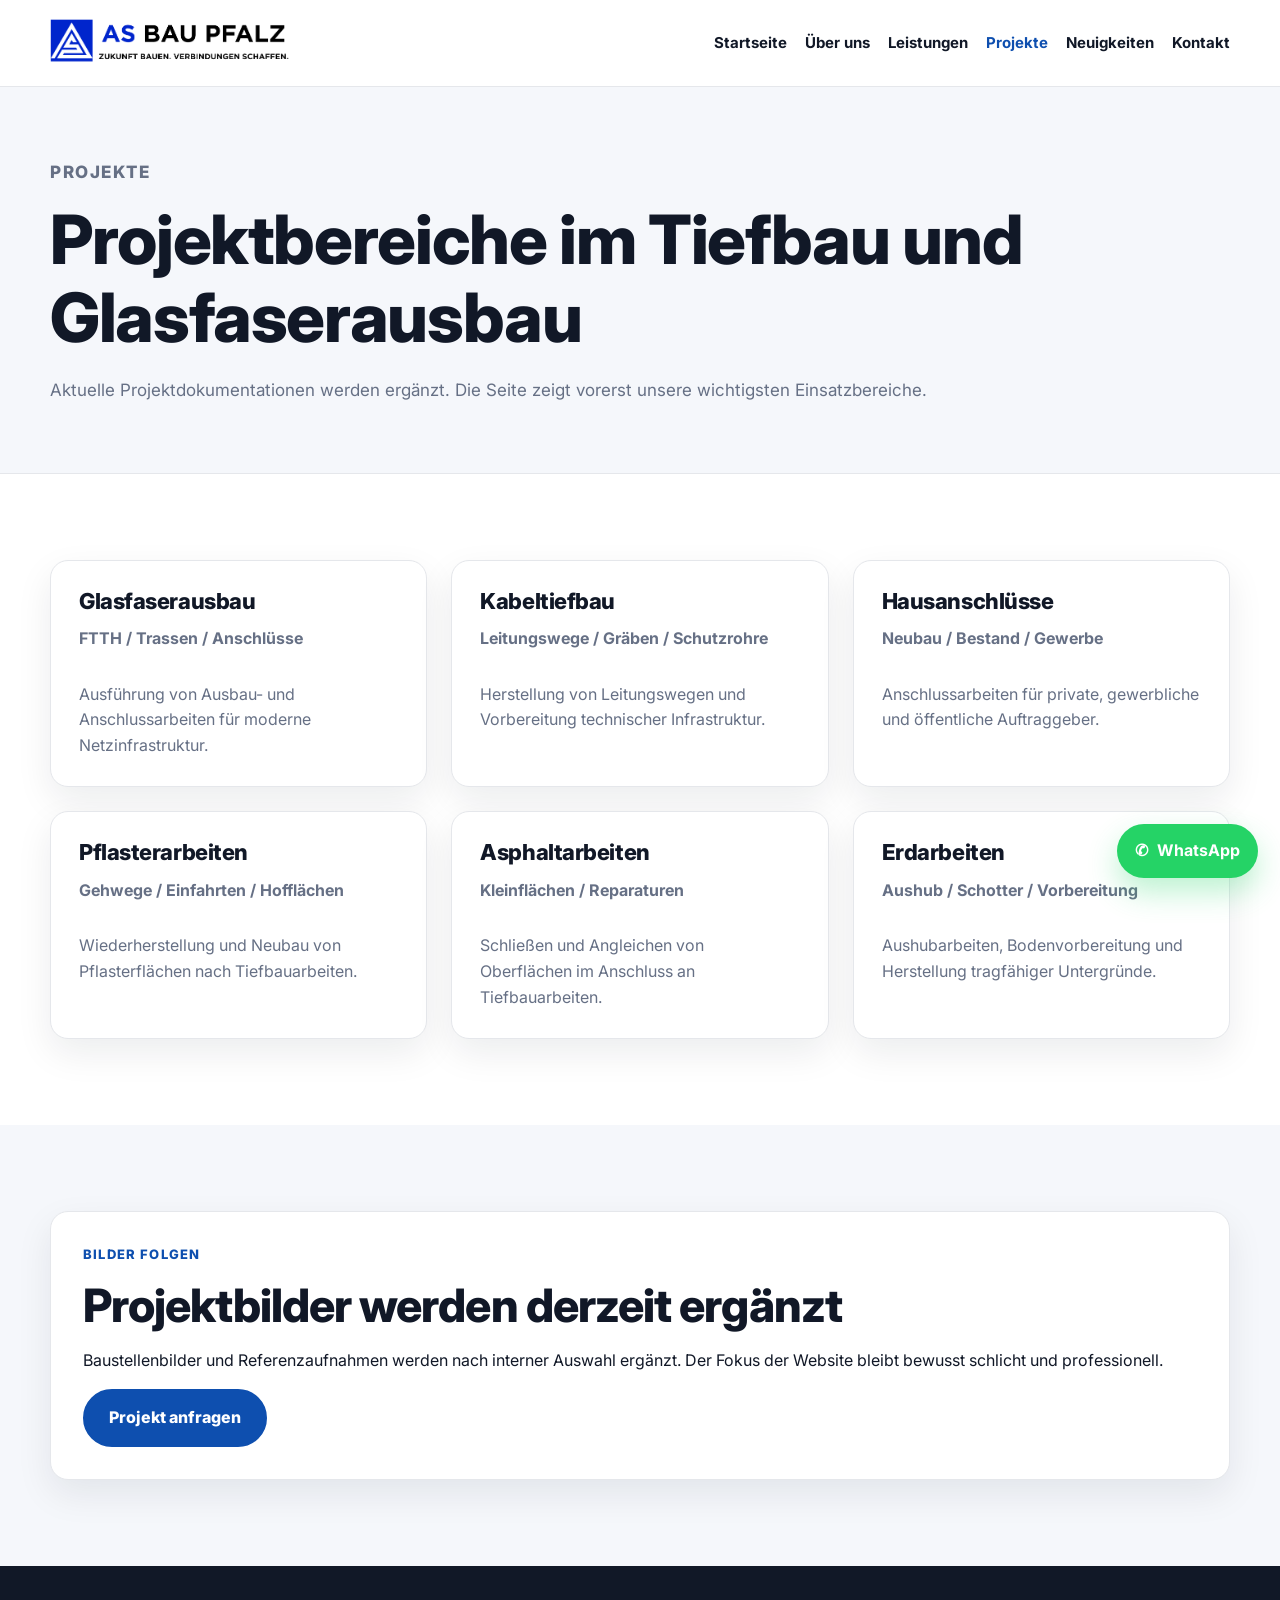
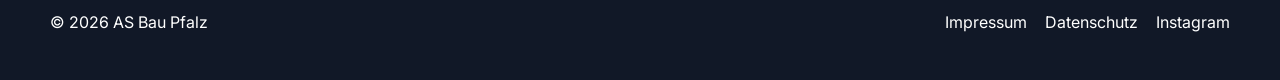
<file: referenzen.html>
<!DOCTYPE html>
<html lang="de">
<head>
  <meta charset="UTF-8" />
  <meta name="viewport" content="width=device-width, initial-scale=1.0" />
  <title>Projekte | AS Bau Pfalz</title>
  <meta name="description" content="Projektbereiche von AS Bau Pfalz: Tiefbau, Glasfaser, Hausanschluesse, Pflasterarbeiten und Asphaltarbeiten." />
  <link rel="stylesheet" href="style.css" />
</head>
<body>
  <header class="site-header">
    <div class="container nav-wrap">
      <a href="index.html" class="brand"><img src="logo (3).png" alt="AS Bau Pfalz Logo" class="logo" /></a>
      <nav class="site-nav">
        <a href="index.html">Startseite</a>
        <a href="ueber-uns.html">Über uns</a>
        <a href="leistungen.html">Leistungen</a>
        <a href="referenzen.html" class="active">Projekte</a>
        <a href="neuigkeiten.html">Neuigkeiten</a>
        <a href="kontakt.html">Kontakt</a>
      </nav>
    </div>
  </header>

  <main>
    <section class="page-hero">
      <div class="container">
        <p class="eyebrow">PROJEKTE</p>
        <h1>Projektbereiche im Tiefbau und Glasfaserausbau</h1>
        <p>Aktuelle Projektdokumentationen werden ergänzt. Die Seite zeigt vorerst unsere wichtigsten Einsatzbereiche.</p>
      </div>
    </section>

    <section class="section">
      <div class="container grid-3">
        <article class="card project-card"><div class="project-content"><h3>Glasfaserausbau</h3><p class="project-subline">FTTH / Trassen / Anschlüsse</p><p>Ausführung von Ausbau- und Anschlussarbeiten für moderne Netzinfrastruktur.</p></div></article>
        <article class="card project-card"><div class="project-content"><h3>Kabeltiefbau</h3><p class="project-subline">Leitungswege / Gräben / Schutzrohre</p><p>Herstellung von Leitungswegen und Vorbereitung technischer Infrastruktur.</p></div></article>
        <article class="card project-card"><div class="project-content"><h3>Hausanschlüsse</h3><p class="project-subline">Neubau / Bestand / Gewerbe</p><p>Anschlussarbeiten für private, gewerbliche und öffentliche Auftraggeber.</p></div></article>
        <article class="card project-card"><div class="project-content"><h3>Pflasterarbeiten</h3><p class="project-subline">Gehwege / Einfahrten / Hofflächen</p><p>Wiederherstellung und Neubau von Pflasterflächen nach Tiefbauarbeiten.</p></div></article>
        <article class="card project-card"><div class="project-content"><h3>Asphaltarbeiten</h3><p class="project-subline">Kleinflächen / Reparaturen</p><p>Schließen und Angleichen von Oberflächen im Anschluss an Tiefbauarbeiten.</p></div></article>
        <article class="card project-card"><div class="project-content"><h3>Erdarbeiten</h3><p class="project-subline">Aushub / Schotter / Vorbereitung</p><p>Aushubarbeiten, Bodenvorbereitung und Herstellung tragfähiger Untergründe.</p></div></article>
      </div>
    </section>

    <section class="section section-alt">
      <div class="container contact-panel-card">
        <p class="eyebrow">BILDER FOLGEN</p>
        <h2>Projektbilder werden derzeit ergänzt</h2>
        <p>Baustellenbilder und Referenzaufnahmen werden nach interner Auswahl ergänzt. Der Fokus der Website bleibt bewusst schlicht und professionell.</p>
        <a class="button" href="kontakt.html">Projekt anfragen</a>
      </div>
    </section>
  </main>

  <footer class="site-footer">
    <div class="container footer-wrap">
      <p>© 2026 AS Bau Pfalz</p>
      <div class="footer-links"><a href="impressum.html">Impressum</a><a href="datenschutz.html">Datenschutz</a><a href="https://www.instagram.com/as_bau_pfalz/" target="_blank" rel="noopener noreferrer">Instagram</a></div>
    </div>
  </footer>

  <a href="https://wa.me/491726021815?text=Hallo%20AS%20Bau%20Pfalz,%20ich%20habe%20eine%20Anfrage." class="whatsapp-float" target="_blank" rel="noopener noreferrer" aria-label="WhatsApp Kontakt"><span>✆</span><strong>WhatsApp</strong></a>
</body>
</html>
</file>
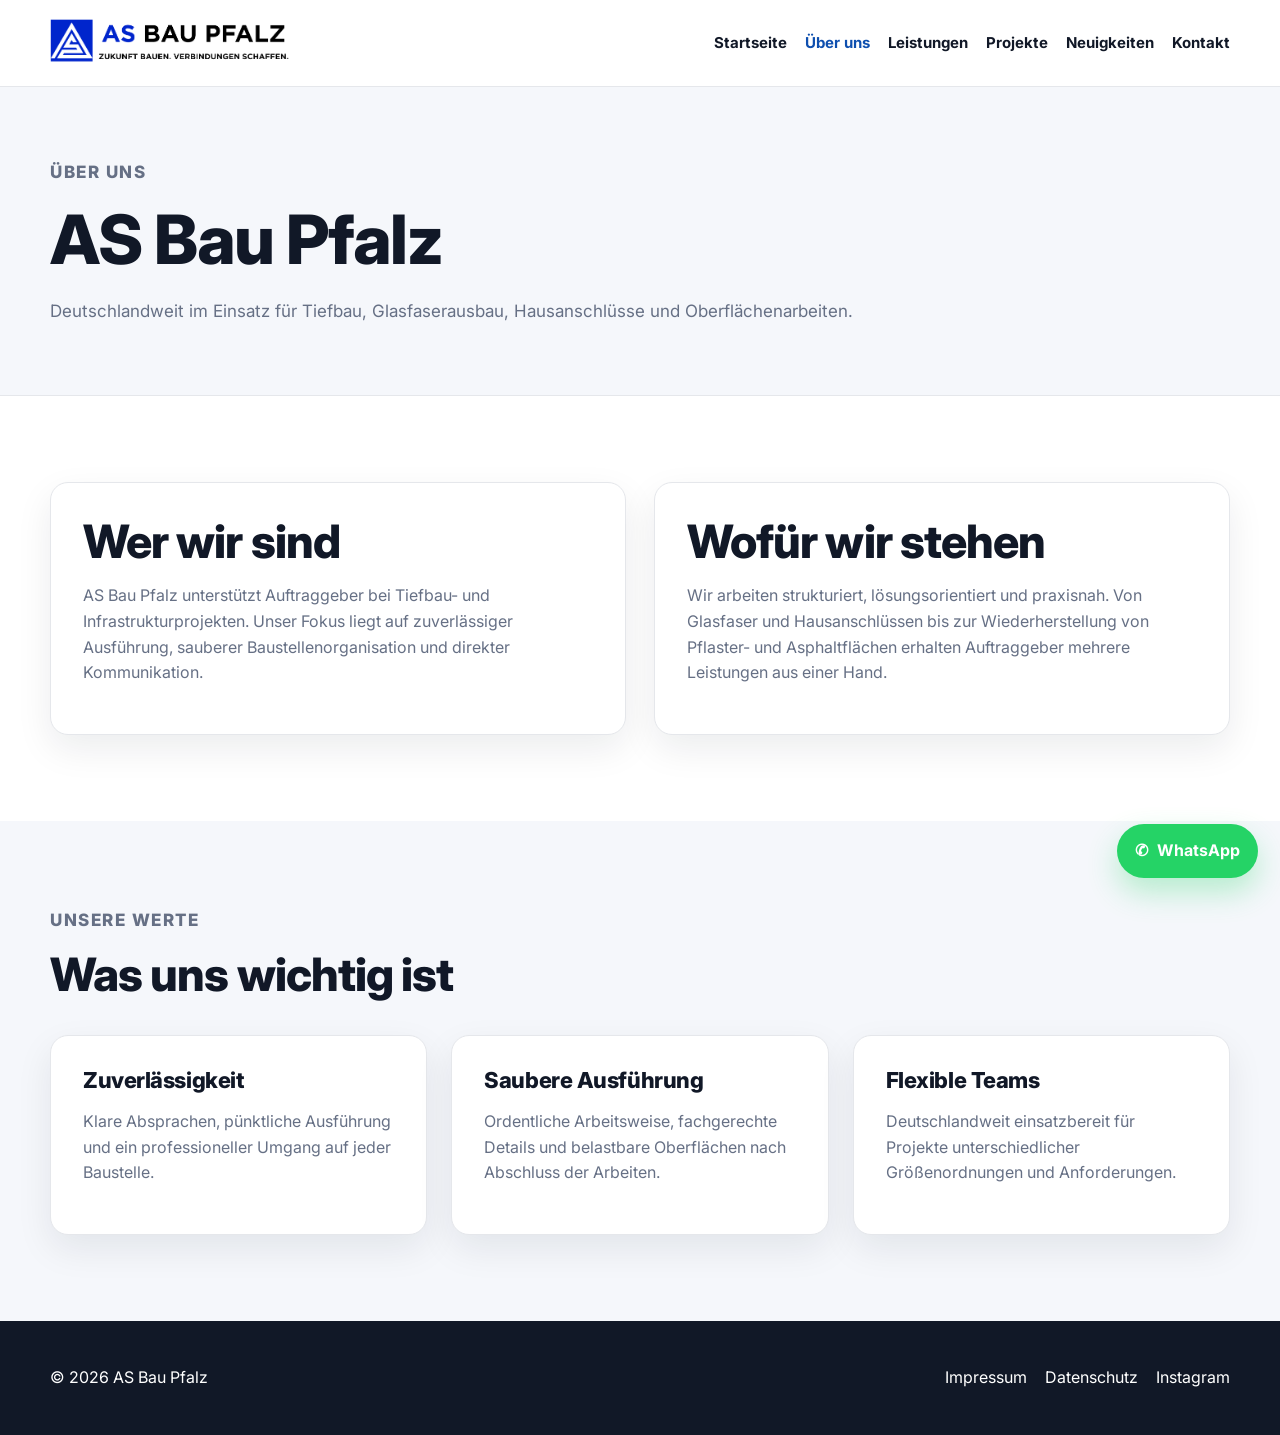
<file: ueber-uns.html>
<!DOCTYPE html>
<html lang="de">
<head>
  <meta charset="UTF-8" />
  <meta name="viewport" content="width=device-width, initial-scale=1.0" />
  <title>Über uns | AS Bau Pfalz</title>
  <meta name="description" content="AS Bau Pfalz ist deutschlandweit im Tiefbau, Glasfaserausbau und bei Hausanschluessen tätig." />
  <link rel="stylesheet" href="style.css" />
</head>
<body>
  <header class="site-header">
    <div class="container nav-wrap">
      <a href="index.html" class="brand"><img src="logo (3).png" alt="AS Bau Pfalz Logo" class="logo" /></a>
      <nav class="site-nav">
        <a href="index.html">Startseite</a>
        <a href="ueber-uns.html" class="active">Über uns</a>
        <a href="leistungen.html">Leistungen</a>
        <a href="referenzen.html">Projekte</a>
        <a href="neuigkeiten.html">Neuigkeiten</a>
        <a href="kontakt.html">Kontakt</a>
      </nav>
    </div>
  </header>

  <main>
    <section class="page-hero">
      <div class="container">
        <p class="eyebrow">Über uns</p>
        <h1>AS Bau Pfalz</h1>
        <p>Deutschlandweit im Einsatz für Tiefbau, Glasfaserausbau, Hausanschlüsse und Oberflächenarbeiten.</p>
      </div>
    </section>

    <section class="section">
      <div class="container content-grid">
        <article class="card"><h2>Wer wir sind</h2><p>AS Bau Pfalz unterstützt Auftraggeber bei Tiefbau- und Infrastrukturprojekten. Unser Fokus liegt auf zuverlässiger Ausführung, sauberer Baustellenorganisation und direkter Kommunikation.</p></article>
        <article class="card"><h2>Wofür wir stehen</h2><p>Wir arbeiten strukturiert, lösungsorientiert und praxisnah. Von Glasfaser und Hausanschlüssen bis zur Wiederherstellung von Pflaster- und Asphaltflächen erhalten Auftraggeber mehrere Leistungen aus einer Hand.</p></article>
      </div>
    </section>

    <section class="section section-alt">
      <div class="container">
        <div class="section-head"><p class="eyebrow">Unsere Werte</p><h2>Was uns wichtig ist</h2></div>
        <div class="grid-3">
          <article class="card"><h3>Zuverlässigkeit</h3><p>Klare Absprachen, pünktliche Ausführung und ein professioneller Umgang auf jeder Baustelle.</p></article>
          <article class="card"><h3>Saubere Ausführung</h3><p>Ordentliche Arbeitsweise, fachgerechte Details und belastbare Oberflächen nach Abschluss der Arbeiten.</p></article>
          <article class="card"><h3>Flexible Teams</h3><p>Deutschlandweit einsatzbereit für Projekte unterschiedlicher Größenordnungen und Anforderungen.</p></article>
        </div>
      </div>
    </section>
  </main>

  <footer class="site-footer">
    <div class="container footer-wrap">
      <p>© 2026 AS Bau Pfalz</p>
      <div class="footer-links"><a href="impressum.html">Impressum</a><a href="datenschutz.html">Datenschutz</a><a href="https://www.instagram.com/as_bau_pfalz/" target="_blank" rel="noopener noreferrer">Instagram</a></div>
    </div>
  </footer>

  <a href="https://wa.me/491726021815?text=Hallo%20AS%20Bau%20Pfalz,%20ich%20habe%20eine%20Anfrage." class="whatsapp-float" target="_blank" rel="noopener noreferrer" aria-label="WhatsApp Kontakt"><span>✆</span><strong>WhatsApp</strong></a>
</body>
</html>
</file>
<file: style.css>
@import url('https://fonts.googleapis.com/css2?family=Inter:wght@400;500;600;700;800&display=swap');

:root {
  --primary: #0E4FAF;
  --primary-dark: #073B85;
  --dark: #111827;
  --light: #F5F7FB;
  --white: #FFFFFF;
  --muted: #667085;
  --border: #E5E7EB;
  --shadow: 0 14px 36px rgba(17, 24, 39, 0.08);
  --radius: 18px;
  --container: 1180px;
}

* { box-sizing: border-box; }
html { scroll-behavior: smooth; }
body { margin: 0; font-family: 'Inter', Arial, sans-serif; color: var(--dark); background: var(--white); line-height: 1.6; }
a { color: inherit; text-decoration: none; }
img { max-width: 100%; display: block; }
.container { width: min(100% - 40px, var(--container)); margin: 0 auto; }

.site-header { background: rgba(255,255,255,0.96); border-bottom: 1px solid var(--border); position: sticky; top: 0; z-index: 1000; backdrop-filter: blur(12px); }
.nav-wrap { min-height: 86px; display: flex; align-items: center; justify-content: space-between; gap: 24px; }
.brand { display: flex; align-items: center; flex-shrink: 0; }
.logo { height: 68px; width: auto; max-width: 240px; object-fit: contain; }
.site-nav { display: flex; align-items: center; gap: 18px; flex-wrap: wrap; }
.site-nav a { font-weight: 700; font-size: 15px; color: var(--dark); transition: 0.2s ease; }
.site-nav a:hover, .site-nav a.active { color: var(--primary); }

.hero.hero-image {
  background:
    linear-gradient(90deg, rgba(3,7,18,0.72) 0%, rgba(3,7,18,0.52) 45%, rgba(3,7,18,0.22) 100%),
    url('Design ohne Titel (2).png') center center / cover no-repeat;
  color: var(--white);
  position: relative;
  overflow: hidden;
}
.hero-overlay { min-height: 720px; display: flex; align-items: center; padding: 80px 0; position: relative; z-index: 1; }
.hero-grid { display: grid; grid-template-columns: 1.15fr 0.85fr; gap: 36px; align-items: center; }
.eyebrow { color: var(--primary); font-weight: 800; text-transform: uppercase; letter-spacing: 0.09em; font-size: 13px; margin: 0 0 14px; }
.hero .eyebrow { color: #93C5FD; text-shadow: none; }
h1, h2, h3 { line-height: 1.15; margin-top: 0; letter-spacing: -0.02em; }
h1 { font-size: clamp(40px, 6vw, 68px); margin-bottom: 20px; font-weight: 800; }
h2 { font-size: clamp(30px, 4vw, 46px); margin-bottom: 16px; font-weight: 800; }
h3 { font-size: 22px; margin-bottom: 12px; font-weight: 800; }
.lead { font-size: 20px; max-width: 780px; color: rgba(255,255,255,0.94); text-shadow: 0 2px 14px rgba(0,0,0,0.22); }

.hero-actions, .contact-page-actions { display: flex; gap: 14px; flex-wrap: wrap; margin-top: 30px; }
.button { display: inline-flex; align-items: center; justify-content: center; padding: 14px 24px; border-radius: 999px; background: var(--primary); color: var(--white); font-weight: 800; border: 2px solid var(--primary); transition: 0.2s ease; }
.button:hover { transform: translateY(-1px); background: var(--primary-dark); border-color: var(--primary-dark); }
.button-secondary { background: transparent; border-color: rgba(255,255,255,0.72); color: var(--white); }
.button-light, .contact-button-dark { background: var(--white); color: var(--primary); border-color: var(--primary); }

.card, .hero-card, .contact-panel-card { background: var(--white); border: 1px solid var(--border); border-radius: var(--radius); box-shadow: var(--shadow); padding: 32px; }
.hero-card { background: rgba(255,255,255,0.13); border: 1px solid rgba(255,255,255,0.24); backdrop-filter: blur(10px); }
.hero-card h2 { color: #fff; font-size: 28px; }
.hero-card .check-list { color: #fff; }
.card p { color: var(--muted); font-size: 16px; }
.card-service, .card-stat, .card-feature { transition: transform .2s ease, box-shadow .2s ease; }
.card-service:hover, .card-stat:hover, .card-feature:hover { transform: translateY(-4px); box-shadow: 0 18px 44px rgba(17,24,39,0.11); }
.card-service, .card-feature { min-height: 220px; }
.card-stat { min-height: 190px; text-align: center; display: flex; flex-direction: column; justify-content: center; }
.card-stat h3 { font-size: 18px; line-height: 1.35; margin-bottom: 14px; }
.stat-number { font-size: 28px !important; line-height: 1.2; font-weight: 800; color: var(--dark) !important; margin: 0; }

.section { padding: 86px 0; }
.section-alt { background: var(--light); }
.section-intro { padding-top: 90px; }
.section-head { max-width: 800px; margin-bottom: 34px; }
.section-head p, .page-hero p { color: var(--muted); font-size: 17px; }
.section-head-center { text-align: center; margin: 0 auto 42px; max-width: 900px; }
.section-head-center p { margin-left: auto; margin-right: auto; max-width: 760px; }
.page-hero { background: var(--light); padding: 72px 0 52px; border-bottom: 1px solid var(--border); }

.grid-3 { display: grid; grid-template-columns: repeat(3, minmax(0, 1fr)); gap: 24px; }
.grid-4 { display: grid; grid-template-columns: repeat(4, minmax(0, 1fr)); gap: 24px; }
.split, .content-grid, .contact-page-grid { display: grid; grid-template-columns: 1fr 1fr; gap: 28px; align-items: center; }
.center-button { text-align: center; margin-top: 30px; }

.check-list { margin: 18px 0 0; padding-left: 20px; }
.check-list li, .list-clean li { margin-bottom: 10px; }
.check-list.dark li { color: var(--dark); }
.text-link { color: var(--primary); font-weight: 800; }

.contact-page-card { min-height: 100%; display: flex; flex-direction: column; padding: 36px; }
.contact-page-list { display: grid; gap: 16px; margin-top: 20px; }
.contact-page-item, .contact-page-note { background: #F8FAFC; border: 1px solid var(--border); border-radius: 14px; padding: 18px; }
.contact-page-item strong, .contact-page-note strong { display: block; margin-bottom: 8px; color: var(--dark); }
.contact-page-item p, .contact-page-note p { margin: 0 0 4px; color: var(--primary); font-weight: 700; }
.contact-form-card { background: var(--white); border: 1px solid var(--border); border-radius: 22px; box-shadow: var(--shadow); padding: 40px; }
.form-group { margin-bottom: 22px; }
.form-group label { display: block; font-weight: 800; margin-bottom: 10px; }
.form-group input, .form-group textarea { width: 100%; border: 1px solid #D0D5DD; border-radius: 14px; padding: 16px 18px; font: inherit; font-size: 16px; outline: none; }
.form-group textarea { min-height: 170px; resize: vertical; }
.form-submit-button { width: 100%; min-height: 58px; font-size: 17px; }
.form-check { display: flex; gap: 10px; margin: 10px 0 24px; }
.form-check label { color: var(--muted); font-size: 14px; }

.site-footer { background: var(--dark); color: var(--white); padding: 28px 0; margin-top: 0; }
.footer-wrap { display: flex; align-items: center; justify-content: space-between; gap: 18px; flex-wrap: wrap; }
.footer-links { display: flex; gap: 18px; flex-wrap: wrap; }
.footer-links a:hover { color: #BFDBFE; }

.project-card { padding: 0; overflow: hidden; display: flex; flex-direction: column; height: 100%; }
.project-content { padding: 28px; display: flex; flex-direction: column; flex: 1; }
.project-content p:last-child { margin-bottom: 0; }
.project-subline { color: var(--primary); font-weight: 700; font-size: 14px; margin: 0 0 14px; }
.project-image { display: none; }

.whatsapp-float { position: fixed; right: 22px; bottom: 22px; z-index: 9999; display: inline-flex; align-items: center; gap: 9px; background: #25D366; color: #ffffff; padding: 14px 18px; border-radius: 999px; font-weight: 800; box-shadow: 0 14px 30px rgba(37, 211, 102, 0.30); }

@media (max-width: 1200px) { .grid-4 { grid-template-columns: repeat(2, minmax(0, 1fr)); } }
@media (max-width: 960px) {
  .hero-grid, .grid-3, .grid-4, .split, .content-grid, .contact-page-grid { grid-template-columns: 1fr; }
  .nav-wrap { align-items: flex-start; padding: 14px 0; flex-direction: column; min-height: auto; }
  .site-nav { gap: 14px; flex-wrap: wrap; }
  .logo { height: 58px; max-width: 210px; }
  .hero-overlay { min-height: auto; padding: 70px 0; }
  .hero.hero-image { background-position: center center; }
  .contact-page-card, .contact-form-card { padding: 24px; }
}
@media (max-width: 640px) {
  .container { width: min(100% - 28px, var(--container)); }
  .section { padding: 64px 0; }
  .card, .hero-card, .contact-panel-card { padding: 24px; }
  .logo { height: 52px; max-width: 190px; }
  h1 { font-size: 38px; }
  .whatsapp-float strong { display: none; }
}
</file>
